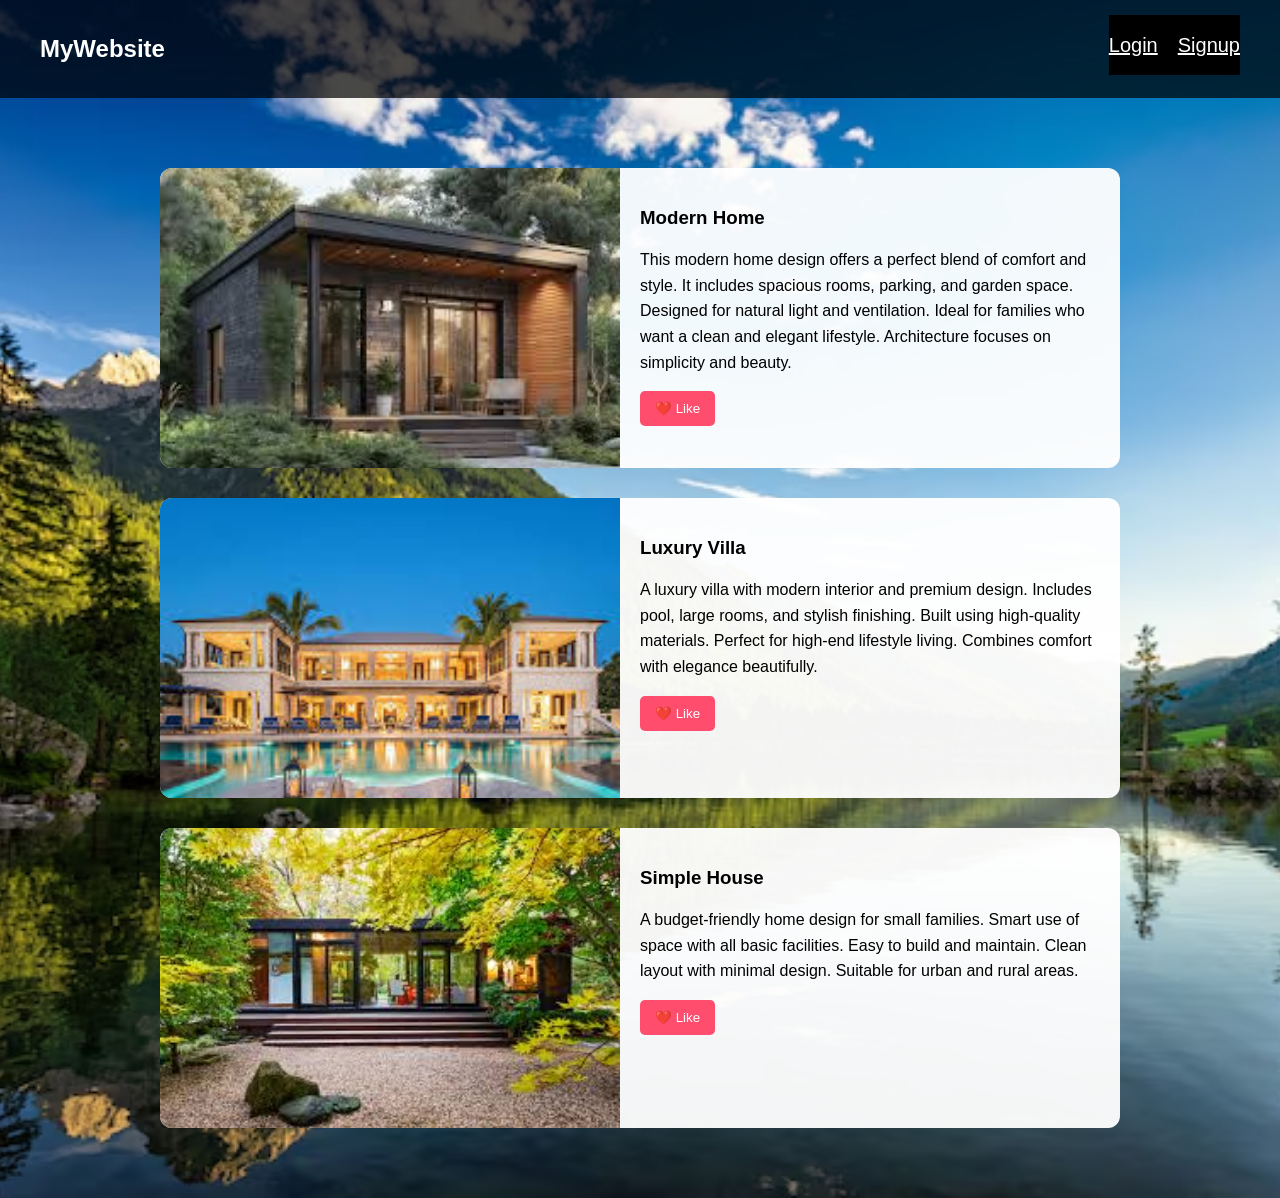
<file: index.html>
<!DOCTYPE html>
<html lang="en">
<head>
  <meta charset="UTF-8">
  <title>Home</title>
  <link rel="stylesheet" href="style.css">
</head>
<body>

  <nav>
    <h2>MyWebsite</h2>
    <div   style="font-family: 'Franklin Gothic Medium', 'Arial Narrow', Arial, sans-serif; background-color: rgb(0, 0, 0); height: 60px; display: flex; align-items: center; justify-content: center; gap: 20px;font-size: 20px;">
      <a href="login.html" style="color: rgb(255, 255, 255);" >Login</a>
      <a href="signup.html" style="color: rgb(255, 255, 255);" >Signup</a>
    </div>
  </nav>

  <div class="container">

    <div class="card">
      <img src="image/img1.jpg">
      <div class="card-content">
        <h3>Modern Home</h3>
        <p>
          This modern home design offers a perfect blend of comfort and style.
          It includes spacious rooms, parking, and garden space.
          Designed for natural light and ventilation.
          Ideal for families who want a clean and elegant lifestyle.
          Architecture focuses on simplicity and beauty.
        </p>
        <button onclick="like(this)">❤️ Like</button>
      </div>
    </div>

    <div class="card">
      <img src="image/img2.jpg">
      <div class="card-content">
        <h3>Luxury Villa</h3>
        <p>
          A luxury villa with modern interior and premium design.
          Includes pool, large rooms, and stylish finishing.
          Built using high-quality materials.
          Perfect for high-end lifestyle living.
          Combines comfort with elegance beautifully.
        </p>
        <button onclick="like(this)">❤️ Like</button>
      </div>
    </div>

    <div class="card">
      <img src="image/img3.jpg">
      <div class="card-content">
        <h3>Simple House</h3>
        <p>
          A budget-friendly home design for small families.
          Smart use of space with all basic facilities.
          Easy to build and maintain.
          Clean layout with minimal design.
          Suitable for urban and rural areas.
        </p>
        <button onclick="like(this)">❤️ Like</button>
      </div>
    </div>

  </div>

  <script>
    function like(btn) {
      btn.innerText = btn.innerText === "❤️ Like" ? "💖 Liked" : "❤️ Like";
    }
  </script>
  <script src="script.js"></script>

</body>
</html>
</file>
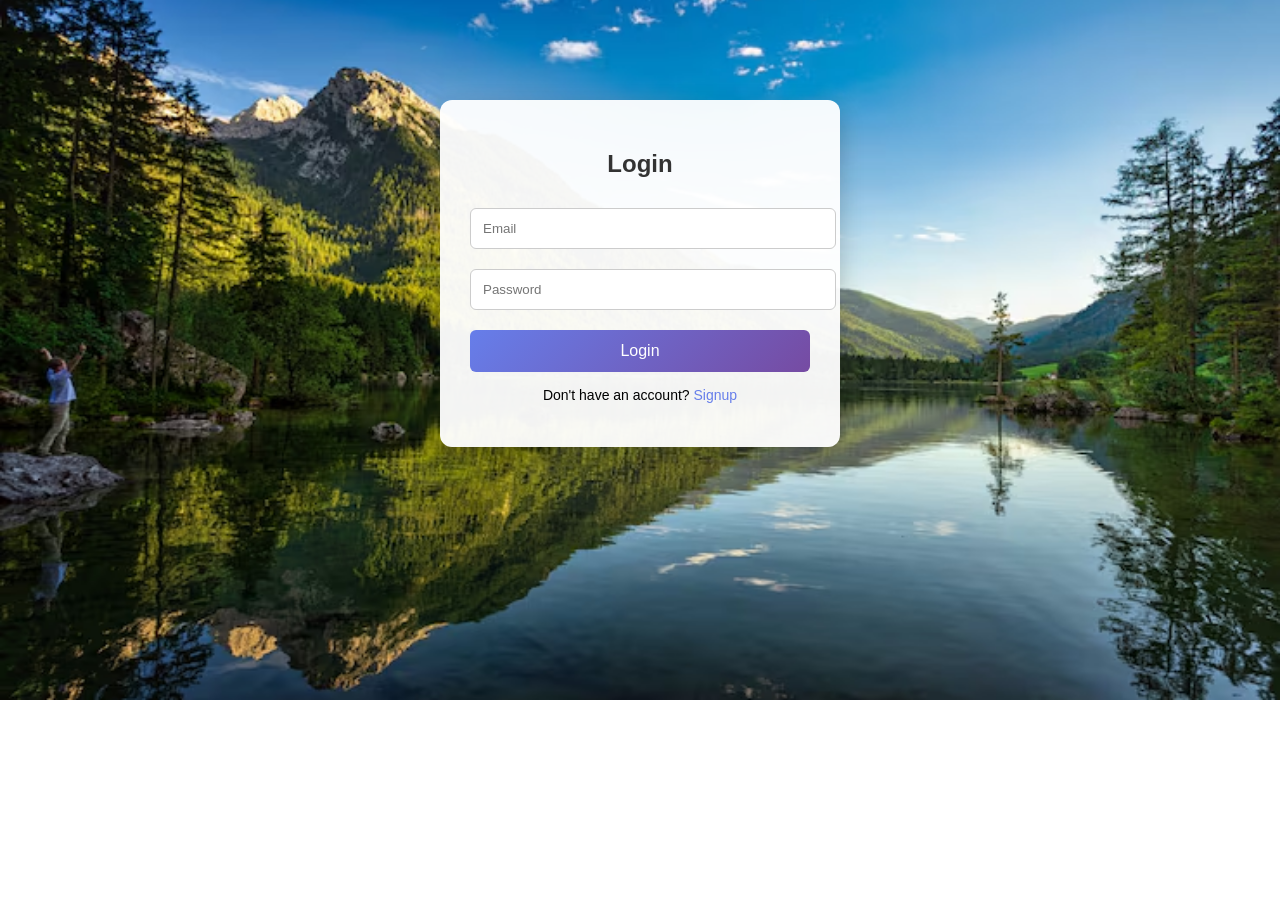
<file: login.html>
<!DOCTYPE html>
<html lang="en">
<head>
  <meta charset="UTF-8">
  <title>Login</title>
  <link rel="stylesheet" href="style.css">
</head>
<body>

<div class="form-container">
  <h2>Login</h2>

  <form id="loginForm">
    <input type="email" id="email" placeholder="Email" required>
    <input type="password" id="password" placeholder="Password" required>

    <button type="submit">Login</button>
    <p id="error"></p>
  </form>

  <p>Don't have an account? <a href="signup.html">Signup</a></p>
</div>

<script src="script.js"></script>
</body>
</html>
</file>
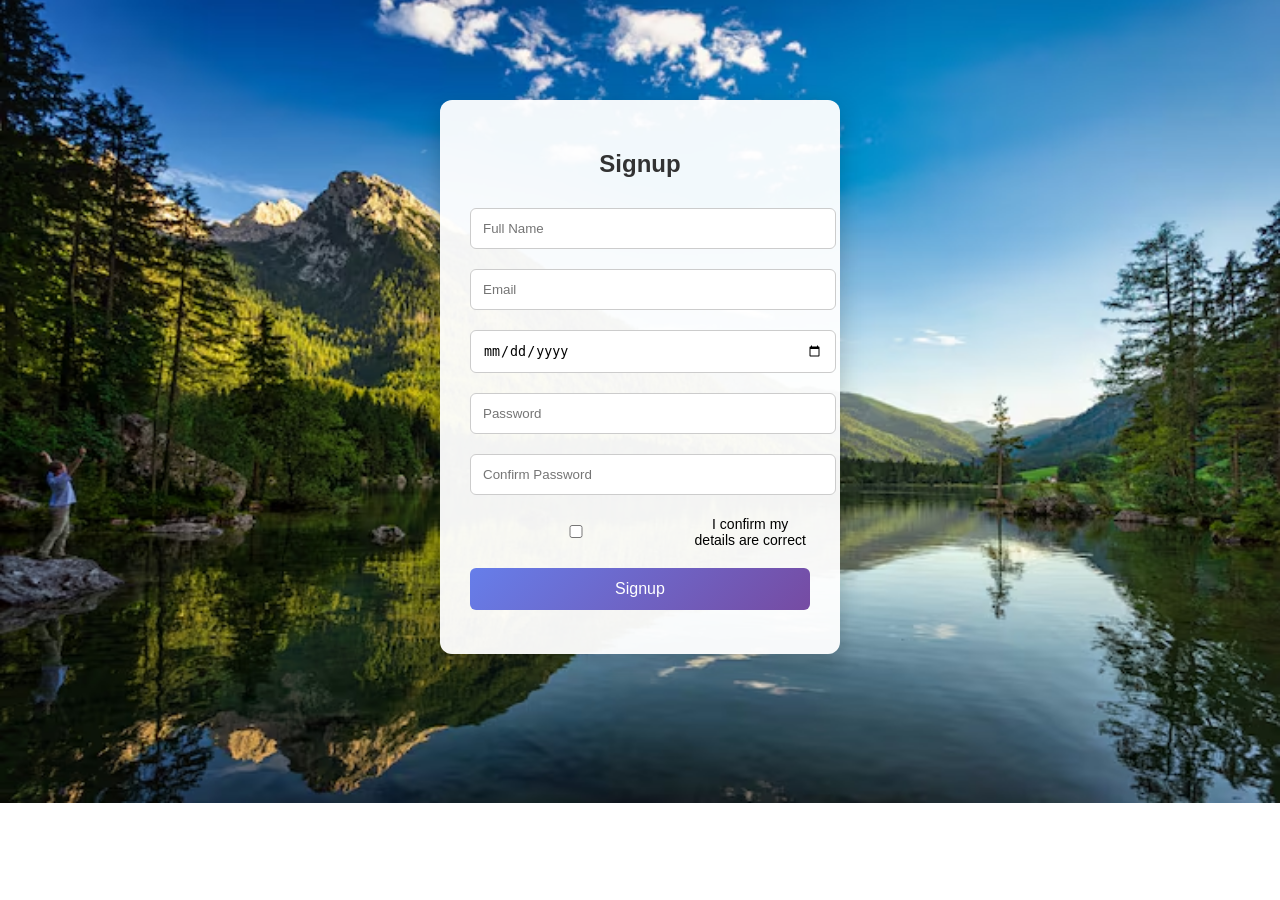
<file: signup.html>
<!DOCTYPE html>
<html lang="en">
<head>
  <meta charset="UTF-8">
  <title>Signup</title>
  <link rel="stylesheet" href="style.css">
</head>
<body>
  <div class="form-container">
    <h2>Signup</h2>
    <form id="signupForm">
      <input type="text" id="name" placeholder="Full Name" required>
      <input type="email" id="email" placeholder="Email" required>
      <input type="date" id="birthdate" placeholder="Birth Date" required>
      <input type="password" id="password" placeholder="Password" required>
      <input type="password" id="confirmPassword" placeholder="Confirm Password" required>
      <label class="checkbox">
     <input type="checkbox" id="agree">
      I confirm my details are correct
   </label>

      <button type="submit">Signup</button>
      <p id="error"></p>
    </form>
  </div>

  <script src="script.js"></script>
</body>
</html>
</file>
<file: style.css>
body {
  margin: 0;
  font-family: Arial, sans-serif;
  background: url("image/bg.jpg") no-repeat center center/cover;
}



/* Navbar */
nav {
  display: flex;
  justify-content: space-between;
  padding: 15px 40px;
  background: rgba(0,0,0,0.7);
  color: white;
}

/* Container */
.container {
  padding: 40px;
}

/* Card */
.card {
  display: flex;
  width: 80%;
  margin: 30px auto;
  background: rgba(255,255,255,0.95);
  border-radius: 12px;
  overflow: hidden;
}

/* Image 50% */
.card img {
  width: 50%;
  height: 300px;
  object-fit: cover;
}

/* Content 50% */
.card-content {
  width: 50%;
  padding: 20px;
}

.card-content p {
  line-height: 1.6;
}

/* Button */
button {
  padding: 10px 15px;
  border: none;
  background: #ff4d6d;
  color: white;
  border-radius: 5px;
  cursor: pointer;
}

button:hover {
  background: #d6336c;
}
button.liked {
  background: #28a745;
}

.checkbox {
  display: flex;
  align-items:center ;
  gap: 8px;
  font-size: 14px;
  font-family: 'Segoe UI', Tahoma, Geneva, Verdana, sans-serif;
  
}


/* FORM CONTAINER  */
.form-container {
  width: 340px;
  margin: 100px auto;
  padding: 30px;
  background: rgba(255, 255, 255, 0.95);
  border-radius: 12px;
  box-shadow: 0 8px 25px rgba(0,0,0,0.2);
  text-align: center;
}

/* Heading */
.form-container h2 {
  margin-bottom: 20px;
  color: #333;
}

/* INPUT FIELDS*/
.form-container input {
  width: 100%;
  padding: 12px;
  margin: 10px 0;
  border: 1px solid #ccc;
  border-radius: 6px;
  outline: none;
  transition: 0.3s;
}

/* Focus effect */
.form-container input:focus {
  border-color: #667eea;
  box-shadow: 0 0 5px rgba(102,126,234,0.5);
}

/* CHECKBOX  */
.checkbox {
  display: flex;
  align-items: center;
  gap: 8px;
  font-size: 14px;
  margin: 10px 0;
  justify-content: flex-start;
}

/* BUTTON */
.form-container button {
  width: 100%;
  padding: 12px;
  margin-top: 10px;
  background: linear-gradient(135deg, #667eea, #764ba2);
  border: none;
  color: white;
  border-radius: 6px;
  font-size: 16px;
  cursor: pointer;
  transition: 0.3s;
}

/* Hover effect */
.form-container button:hover {
  opacity: 0.9;
  transform: scale(1.02);
}

/*  ERROR TEXT  */
#error {
  color: red;
  font-size: 14px;
  margin-top: 8px;
}

/*LINK TEXT */
.form-container p {
  margin-top: 15px;
  font-size: 14px;
}

.form-container a {
  color: #667eea;
  text-decoration: none;
}

.form-container a:hover {
  text-decoration: underline;
}
</file>
